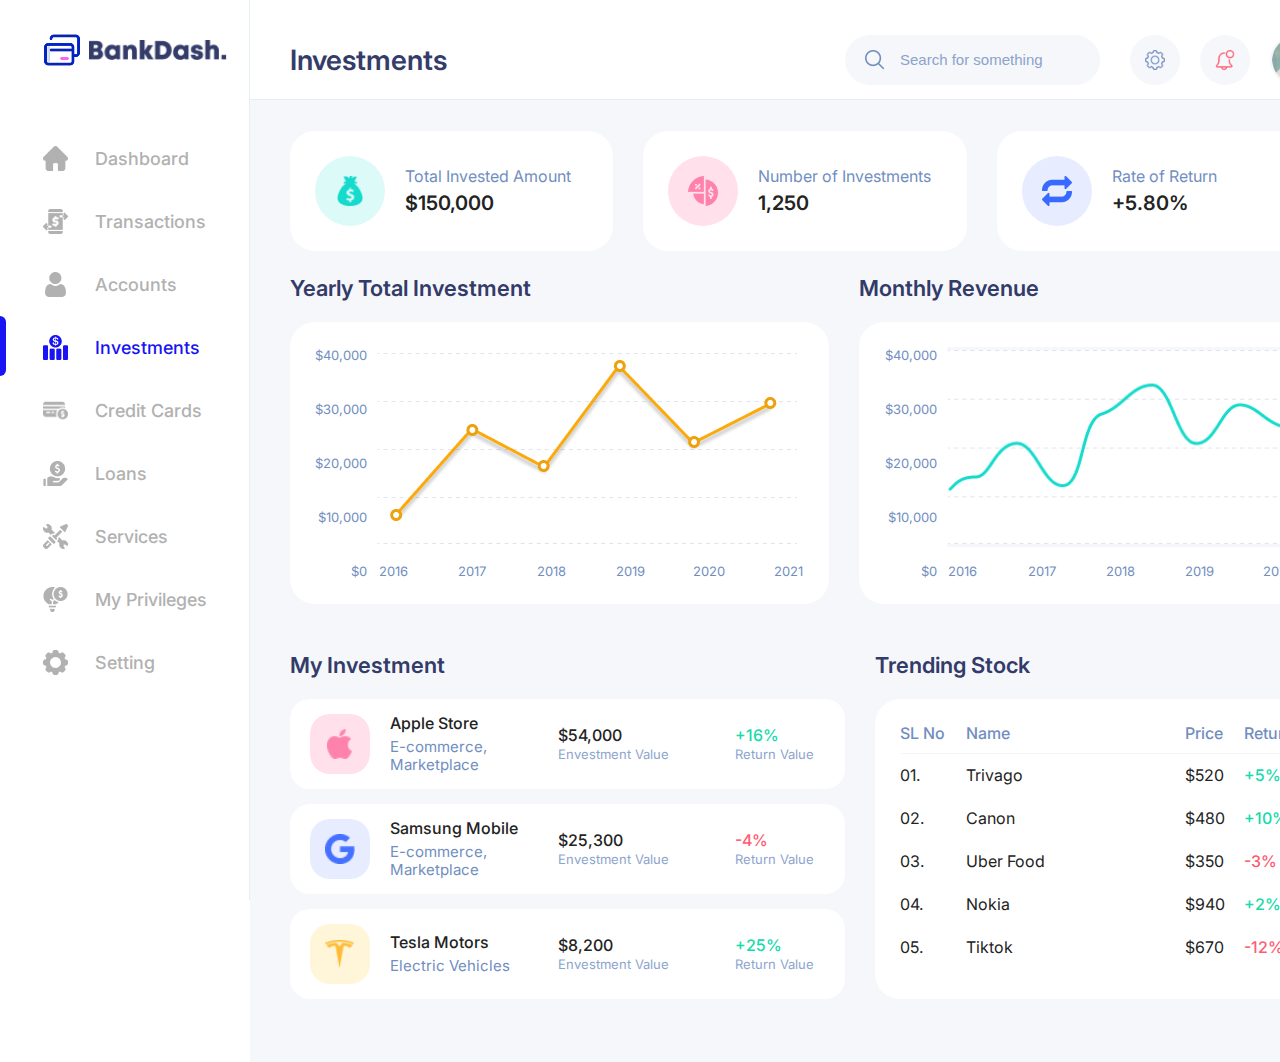
<file: index.html>
<!DOCTYPE html>
<html lang="en">
<head>
    <meta charset="UTF-8">
    <meta name="viewport" content="width=device-width, initial-scale=1.0">
    <title>BankDash - Investments</title>
    <link rel="stylesheet" href="style.css">
    <link href="https://fonts.googleapis.com/css2?family=Inter:wght@400;500;600&display=swap" rel="stylesheet">
    <link href="https://fonts.googleapis.com/css2?family=Montserrat:wght@900&display=swap" rel="stylesheet">
</head>
<body>
    <div class="container">
        
        <aside class="sidebar">
            <div class="logo">
                <img src="img/10.png" alt="BankDash" class="logo-img">
              
                <img src="img/2.png" alt="BankDash" class="logo-text-img">
            </div>
            
            <nav class="sidebar-menu">
                <a href="#" class="menu-item">
                    <img src="img/9.png" alt="Dashboard" class="menu-icon">
                    <span class="menu-text">Dashboard</span>
                </a>
                
                <a href="#" class="menu-item">
                    <img src="img/21.png" alt="Transactions" class="menu-icon">
                    <span class="menu-text">Transactions</span>
                </a>
                
                <a href="#" class="menu-item">
                    <img src="img/22.png" alt="Accounts" class="menu-icon">
                    <span class="menu-text">Accounts</span>
                </a>
                
                <a href="#" class="menu-item active">
                    <img src="img/5.png" alt="Investments" class="menu-icon">
                    <span class="menu-text">Investments</span>
                </a>
                
                <a href="#" class="menu-item">
                    <img src="img/3.png" alt="Credit Cards" class="menu-icon">
                    <span class="menu-text">Credit Cards</span>
                </a>
                
                <a href="#" class="menu-item">
                    <img src="img/11.png" alt="Loans" class="menu-icon">
                    <span class="menu-text">Loans</span>
                </a>
                
                <a href="#" class="menu-item">
                    <img src="img/16.png" alt="Services" class="menu-icon">
                    <span class="menu-text">Services</span>
                </a>
                
                <a href="#" class="menu-item">
                    <img src="img/4.png" alt="My Privileges" class="menu-icon">
                    <span class="menu-text">My Privileges</span>
                </a>
                
                <a href="#" class="menu-item">
                    <img src="img/19.png" alt="Setting" class="menu-icon">
                    <span class="menu-text">Setting</span>
                </a>
            </nav>
        </aside>
        
        
        <main class="main-content">
            
            <header class="header">
                <h1 class="page-title">Investments</h1>
                
                <div class="header-right">
                    <div class="search-container">
                        <img src="img/6.png" alt="Search" class="search-icon">
                        <input type="text" class="search-input" placeholder="Search for something">
                    </div>
                    
                    <div class="header-icons">
                        <div class="icon-circle">
                            <img src="img/17.png" alt="Settings" class="header-icon">
                        </div>
                        
                        <div class="icon-circle">
                            <img src="img/1.png" alt="Notifications" class="header-icon">
                        </div>
                        
                        <div class="user-avatar">
                            <img src="img/12.png" alt="User">
                        </div>
                    </div>
                </div>
            </header>
            
            
            <section class="stats-section">
                <div class="stat-card">
                    <div class="stat-icon-circle green-bg">
                        <img src="img/13.png" alt="Money Bag" class="stat-icon">
                    </div>
                    <div class="stat-info">
                        <h3 class="stat-title">Total Invested Amount</h3>
                        <p class="stat-value">$150,000</p>
                    </div>
                </div>
                
                <div class="stat-card">
                    <div class="stat-icon-circle pink-bg">
                        <img src="img/14.png" alt="Pie Chart" class="stat-icon">
                    </div>
                    <div class="stat-info">
                        <h3 class="stat-title">Number of Investments</h3>
                        <p class="stat-value">1,250</p>
                    </div>
                </div>
                
                <div class="stat-card">
                    <div class="stat-icon-circle blue-bg">
                        <img src="img/15.png" alt="Repeat" class="stat-icon">
                    </div>
                    <div class="stat-info">
                        <h3 class="stat-title">Rate of Return</h3>
                        <p class="stat-value">+5.80%</p>
                    </div>
                </div>
            </section>
            
            
            <section class="charts-section">
                <div class="chart-container">
                    <h2 class="chart-title">Yearly Total Investment</h2>
                    <div class="chart-box">
                        <div class="chart-y-axis">
                            <span>$40,000</span>
                            <span>$30,000</span>
                            <span>$20,000</span>
                            <span>$10,000</span>
                            <span>$0</span>
                        </div>
                        <div class="chart-main">
                            <div class="chart-image-container">
                                <img src="img/20.png" alt="Yearly Investment Chart" class="chart-image">
                            </div>
                            <div class="chart-x-axis">
                                <span>2016</span>
                                <span>2017</span>
                                <span>2018</span>
                                <span>2019</span>
                                <span>2020</span>
                                <span>2021</span>
                            </div>
                        </div>
                    </div>
                </div>
                
                <div class="chart-container">
                    <h2 class="chart-title">Monthly Revenue</h2>
                    <div class="chart-box">
                        <div class="chart-y-axis">
                            <span>$40,000</span>
                            <span>$30,000</span>
                            <span>$20,000</span>
                            <span>$10,000</span>
                            <span>$0</span>
                        </div>
                        <div class="chart-main">
                            <div class="chart-image-container">
                                <img src="img/23.png" alt="Monthly Revenue Chart" class="chart-image">
                            </div>
                            <div class="chart-x-axis">
                                <span>2016</span>
                                <span>2017</span>
                                <span>2018</span>
                                <span>2019</span>
                                <span>2020</span>
                                <span>2021</span>
                            </div>
                        </div>
                    </div>
                </div>
            </section>
            
            
            <section class="investments-section">
                <div class="my-investments">
                    <h2 class="section-title">My Investment</h2>
                    
                    <div class="investment-card">
                        <div class="investment-icon pink-bg">
                            <img src="img/24.png" alt="Apple" class="investment-icon-img">
                        </div>
                        <div class="investment-info">
                            <h3 class="investment-name">Apple Store</h3>
                            <p class="investment-category">E-commerce, Marketplace</p>
                        </div>
                        <div class="investment-value">
                            <p class="value-amount">$54,000</p>
                            <p class="value-label">Envestment Value</p>
                        </div>
                        <div class="investment-return">
                            <p class="return-value positive">+16%</p>
                            <p class="return-label">Return Value</p>
                        </div>
                    </div>
                    
                    <div class="investment-card">
                        <div class="investment-icon blue-bg">
                            <img src="img/7.png" alt="Samsung" class="investment-icon-img">
                        </div>
                        <div class="investment-info">
                            <h3 class="investment-name">Samsung Mobile</h3>
                            <p class="investment-category">E-commerce, Marketplace</p>
                        </div>
                        <div class="investment-value">
                            <p class="value-amount">$25,300</p>
                            <p class="value-label">Envestment Value</p>
                        </div>
                        <div class="investment-return">
                            <p class="return-value negative">-4%</p>
                            <p class="return-label">Return Value</p>
                        </div>
                    </div>
                    
                    <div class="investment-card">
                        <div class="investment-icon yellow-bg">
                            <img src="img/8.png" alt="Tesla" class="investment-icon-img">
                        </div>
                        <div class="investment-info">
                            <h3 class="investment-name">Tesla Motors</h3>
                            <p class="investment-category">Electric Vehicles</p>
                        </div>
                        <div class="investment-value">
                            <p class="value-amount">$8,200</p>
                            <p class="value-label">Envestment Value</p>
                        </div>
                        <div class="investment-return">
                            <p class="return-value positive">+25%</p>
                            <p class="return-label">Return Value</p>
                        </div>
                    </div>
                </div>
                
                <div class="trending-stocks">
                    <h2 class="section-title">Trending Stock</h2>
                    
                    <div class="stocks-table">
                        <div class="table-header">
                            <div class="header-cell">SL No</div>
                            <div class="header-cell">Name</div>
                            <div class="header-cell">Price</div>
                            <div class="header-cell">Return</div>
                        </div>
                        
                        <div class="table-row">
                            <div class="table-cell">01.</div>
                            <div class="table-cell">Trivago</div>
                            <div class="table-cell">$520</div>
                            <div class="table-cell return-positive">+5%</div>
                        </div>
                        
                        <div class="table-row">
                            <div class="table-cell">02.</div>
                            <div class="table-cell">Canon</div>
                            <div class="table-cell">$480</div>
                            <div class="table-cell return-positive">+10%</div>
                        </div>
                        
                        <div class="table-row">
                            <div class="table-cell">03.</div>
                            <div class="table-cell">Uber Food</div>
                            <div class="table-cell">$350</div>
                            <div class="table-cell return-negative">-3%</div>
                        </div>
                        
                        <div class="table-row">
                            <div class="table-cell">04.</div>
                            <div class="table-cell">Nokia</div>
                            <div class="table-cell">$940</div>
                            <div class="table-cell return-positive">+2%</div>
                        </div>
                        
                        <div class="table-row">
                            <div class="table-cell">05.</div>
                            <div class="table-cell">Tiktok</div>
                            <div class="table-cell">$670</div>
                            <div class="table-cell return-negative">-12%</div>
                        </div>
                    </div>
                </div>
            </section>
        </main>
    </div>
</body>
</html>
</file>
<file: style.css>
* {
    margin: 0;
    padding: 0;
    box-sizing: border-box;
}

body {
    font-family: 'Inter', sans-serif;
    background: #FFFFFF;
    min-height: 100vh;
}

.container {
    display: flex;
    min-height: 100vh;
    position: relative;
    max-width: 1440px;
    margin: 0 auto;
}

.sidebar {
    width: 250px;
    background: #FFFFFF;
    position: fixed;
    top: 0;
    left: 0;
    bottom: 0;
    z-index: 1000;
    border-right: 1px solid #E6EFF5;
}

.logo {
    padding: 32px 44px;
    display: flex;
    align-items: center;
    gap: 9px;
}

.logo-img {
    width: 36px;
    height: 36px;
    object-fit: contain;
}

.logo-text-img {
    width: 138px;
    height: 32px;
    object-fit: contain;
}

.sidebar-menu {
    padding: 0;
    margin-top: 27px;
}

.menu-item {
    display: flex;
    align-items: center;
    padding: 19px 0 19px 43px;
    text-decoration: none;
    position: relative;
    transition: background-color 0.3s;
}

.menu-item.active {
    background: #FFFFFF;
}

.menu-item.active::before {
    content: '';
    position: absolute;
    left: 0;
    top: 0;
    width: 6px;
    height: 60px;
    background: #1814F3;
    border-radius: 0 10px 10px 0;
}

.menu-icon {
    width: 25px;
    height: 25px;
    object-fit: contain;
    margin-right: 27px;
}

.menu-text {
    font-weight: 500;
    font-size: 18px;
    line-height: 22px;
    color: #B1B1B1;
}

.menu-item.active .menu-text {
    color: #1814F3;
}

.main-content {
    flex: 1;
    margin-left: 250px;
    min-height: 100vh;
    background: #F5F7FA;
}


.header {
    background: #FFFFFF;
    height: 100px;
    padding: 20px 40px 0;
    display: flex;
    justify-content: space-between;
    align-items: center;
    border-bottom: 1px solid #E6EFF5;
}

.page-title {
    font-weight: 600;
    font-size: 28px;
    line-height: 34px;
    color: #343C6A;
}

.header-right {
    display: flex;
    align-items: center;
    gap: 30px;
}

.search-container {
    width: 255px;
    height: 50px;
    background: #F5F7FA;
    border-radius: 40px;
    display: flex;
    align-items: center;
    padding: 0 20px;
    gap: 15px;
}

.search-icon {
    width: 20px;
    height: 20px;
    object-fit: contain;
}

.search-input {
    border: none;
    background: transparent;
    font-weight: 400;
    font-size: 15px;
    line-height: 18px;
    color: #8BA3CB;
    width: 100%;
    outline: none;
}

.search-input::placeholder {
    color: #8BA3CB;
}

.header-icons {
    display: flex;
    align-items: center;
    gap: 20px;
}

.icon-circle {
    width: 50px;
    height: 50px;
    background: #F5F7FA;
    border-radius: 50%;
    display: flex;
    align-items: center;
    justify-content: center;
}

.header-icon {
    width: 20px;
    height: 20px;
    object-fit: contain;
}

.user-avatar {
    width: 50px;
    height: 50px;
    border-radius: 50%;
    overflow: hidden;
    border: 2px solid #F5F7FA;
}

.user-avatar img {
    width: 100%;
    height: 100%;
    object-fit: cover;
}

.stats-section {
    padding: 31px 40px 0;
    display: grid;
    grid-template-columns: repeat(3, 1fr);
    gap: 30px;
    max-width: 1110px;
}

.stat-card {
    background: #FFFFFF;
    border-radius: 25px;
    padding: 25px;
    display: flex;
    align-items: center;
    gap: 20px;
    height: 120px;
}

.stat-icon-circle {
    width: 70px;
    height: 70px;
    border-radius: 50%;
    display: flex;
    align-items: center;
    justify-content: center;
    flex-shrink: 0;
}

.green-bg {
    background: #DCFAF8;
}

.pink-bg {
    background: #FFE0EB;
}

.blue-bg {
    background: #E7EDFF;
}

.stat-icon {
    width: 30px;
    height: 30px;
    object-fit: contain;
}

.stat-info {
    flex: 1;
}

.stat-title {
    font-weight: 400;
    font-size: 16px;
    line-height: 19px;
    color: #718EBF;
    margin-bottom: 5px;
}

.stat-value {
    font-weight: 600;
    font-size: 20px;
    line-height: 24px;
    color: #232323;
}

.charts-section {
    padding: 24px 40px 0;
    display: grid;
    grid-template-columns: repeat(2, 1fr);
    gap: 30px;
    max-width: 1110px;
}

.chart-container {
    margin-bottom: 24px;
}

.chart-title {
    font-weight: 600;
    font-size: 22px;
    line-height: 27px;
    color: #333B69;
    margin-bottom: 20px;
}

.chart-box {
    background: #FFFFFF;
    border-radius: 25px;
    padding: 25px;
    height: 282px;
    display: flex;
    gap: 10px;
}

.chart-y-axis {
    display: flex;
    flex-direction: column;
    justify-content: space-between;
    align-items: flex-end;
    min-width: 52.47px;
}

.chart-y-axis span {
    font-weight: 400;
    font-size: 13px;
    line-height: 16px;
    text-align: right;
    color: #718EBF;
    height: 16px;
}

.chart-main {
    flex: 1;
    position: relative;
    overflow: hidden;
}

.chart-image-container {
    width: 427px;
    height: 200px;
    background: #F5F7FA;
    border-radius: 0;
    overflow: hidden;
    position: relative;
}

.chart-image {
    width: 427px;
    height: 200px;
    object-fit: contain;
    background-color: #F5F7FA;
    display: block;
}

.chart-x-axis {
    position: absolute;
    bottom: 0;
    left: 0;
    right: 0;
    display: flex;
    justify-content: space-between;
    padding-top: 5px;
}

.chart-x-axis span {
    font-weight: 400;
    font-size: 13px;
    line-height: 16px;
    text-align: center;
    color: #718EBF;
    min-width: 32px;
}

.investments-section {
    padding: 24px 40px;
    display: grid;
    grid-template-columns: 1fr 445px;
    gap: 30px;
    max-width: 1110px;
}

.my-investments {
    margin-bottom: 24px;
}

.section-title {
    font-weight: 600;
    font-size: 22px;
    line-height: 27px;
    color: #333B69;
    margin-bottom: 20px;
}

.investment-card {
    background: #FFFFFF;
    border-radius: 20px;
    padding: 15px 20px;
    display: flex;
    align-items: center;
    gap: 20px;
    margin-bottom: 15px;
    height: auto;
    min-height: 90px;
    flex-wrap: nowrap;
}

.investment-icon {
    width: 60px;
    height: 60px;
    border-radius: 20px;
    display: flex;
    align-items: center;
    justify-content: center;
    flex-shrink: 0;
}

.pink-bg {
    background: #FFE0EB;
}

.blue-bg {
    background: #E7EDFF;
}

.yellow-bg {
    background: #FFF5D9;
}

.investment-icon-img {
    width: 30px;
    height: 30px;
    object-fit: contain;
}

.investment-info {
    flex: 1;
    min-width: 0;
}

.investment-name {
    font-weight: 500;
    font-size: 16px;
    line-height: 19px;
    color: #232323;
    margin-bottom: 5px;
}

.investment-category {
    font-weight: 400;
    font-size: 15px;
    line-height: 18px;
    color: #718EBF;
}

.investment-value {
    min-width: 127px;
    text-align: left;
    margin-right: 30px;
}

.value-amount {
    font-weight: 500;
    font-size: 16px;
    line-height: 19px;
    color: #232323;
    margin-bottom: 2px;
}

.value-label {
    font-weight: 400;
    font-size: 13px;
    line-height: 15px;
    color: #718EBF;
    opacity: 0.8;
}

.investment-return {
    min-width: 90px;
    text-align: left;
}

.return-value {
    font-weight: 500;
    font-size: 16px;
    line-height: 19px;
    margin-bottom: 2px;
}

.return-value.positive {
    color: #16DBAA;
}

.return-value.negative {
    color: #FE5C73;
}

.return-label {
    font-weight: 400;
    font-size: 13px;
    line-height: 15px;
    color: #718EBF;
    opacity: 0.8;
}

.trending-stocks {
    margin-bottom: 24px;
}

.stocks-table {
    background: #FFFFFF;
    border-radius: 25px;
    padding: 25px;
    height: 300px;
}

.table-header {
    display: grid;
    grid-template-columns: 46px 1fr 39px 51px;
    gap: 20px;
    padding-bottom: 10px;
    border-bottom: 1px solid #F4F5F7;
    margin-bottom: 0px;
}

.header-cell {
    font-weight: 500;
    font-size: 16px;
    line-height: 19px;
    color: #718EBF;
    text-align: left;
}

.header-cell:nth-child(3),
.header-cell:nth-child(4) {
    text-align: left;
}

.table-row {
    display: grid;
    grid-template-columns: 46px 1fr 39px 51px;
    gap: 20px;
    padding: 12px 0;
}

.table-row:not(:last-child) {
    border-bottom: none; 
}

.table-cell {
    font-weight: 400;
    font-size: 16px;
    line-height: 19px;
    color: #232323;
    text-align: left;
}

.table-cell:nth-child(3),
.table-cell:nth-child(4) {
    text-align: left;
}

.return-positive {
    color: #16DBAA;
    font-weight: 500;
}

.return-negative {
    color: #FE5C73;
    font-weight: 500;
}

.stocks-table .table-row {
    border-bottom: none;
}


@media (min-width: 1920px) {
    .container {
        max-width: 1920px;
        margin: 0 auto;
    }
    
    .sidebar {
        width: 250px;
    }
    
    .main-content {
        margin-left: 250px;
        max-width: calc(1920px - 250px);
    }
    
    /* Хедер для 1920px */
    .header {
        height: 100px;
        padding: 20px 53.33px 0;
    }
    
    .page-title {
        font-size: 28px;
        line-height: 34px;
    }
    
    .search-container {
        width: 340px;
        height: 66.66px;
        border-radius: 53.33px;
        padding: 0 26.66px;
        gap: 20px;
    }
    
    .search-icon {
        width: 20px;
        height: 20px;
    }
    
    .search-input {
        font-size: 15px;
        line-height: 18px;
    }
    
    .header-icons {
        gap: 26.66px;
    }
    
    .icon-circle {
        width: 66.66px;
        height: 66.66px;
    }
    
    .header-icon {
        width: 20px;
        height: 20px;
    }
    
    .user-avatar {
        width: 66.66px;
        height: 66.66px;
        border: 2.66px solid #F5F7FA;
    }
    
    .stats-section,
    .charts-section,
    .investments-section {
        max-width: calc(1920px - 250px - 80px);
        margin: 0 auto;
    }
    
    .stats-section {
        grid-template-columns: repeat(3, 1fr);
        gap: 40px;
        padding: 40px 40px 0;
    }
    
    .stat-card {
        height: 160px;
        padding: 34px;
    }
    
    .stat-icon-circle {
        width: 94px;
        height: 94px;
    }
    
    .stat-icon {
        width: 40px;
        height: 40px;
    }
    
    .stat-title {
        font-size: 21px;
    }
    
    .stat-value {
        font-size: 27px;
    }
    
    .charts-section {
        grid-template-columns: repeat(2, 1fr);
        gap: 40px;
        padding: 32px 40px 0;
    }
    
    .chart-container {
        margin-bottom: 32px;
    }
    
    .chart-title {
        font-size: 29px;
        line-height: 36px;
        margin-bottom: 27px;
    }
    
    .chart-box {
        width: 720px;
        height: 376px;
        padding: 34px;
        border-radius: 33px;
        gap: 13px;
    }
    
    .chart-y-axis {
        min-width: 70px;
    }
    
    .chart-y-axis span {
        font-size: 17px;
        line-height: 21px;
        height: 21px;
    }
    
    .chart-container:first-child .chart-image-container {
        width: 569px;
        height: 267px;
    }
    
    .chart-container:first-child .chart-image {
        width: 569px;
        height: 267px;
    }
    
    .chart-container:nth-child(2) .chart-image-container {
        width: 560px;
        height: 255px;
    }
    
    .chart-container:nth-child(2) .chart-image {
        width: 560px;
        height: 255px;
    }
    
    .chart-x-axis {
        padding-top: 7px;
    }
    
    .chart-x-axis span {
        font-size: 17px;
        line-height: 21px;
        min-width: 43px;
    }
    
    .investments-section {
        grid-template-columns: 1fr 593px;
        gap: 40px;
        padding: 32px 40px;
        max-width: calc(1920px - 250px - 80px);
    }
    
    .my-investments {
        margin-bottom: 32px;
    }
    
    .section-title {
        font-size: 29px;
        line-height: 36px;
        margin-bottom: 27px;
    }
    
    .investment-card {
        height: auto;
        min-height: 120px;
        padding: 20px 27px;
        gap: 27px;
        margin-bottom: 20px;
        border-radius: 27px;
    }
    
    .investment-icon {
        width: 80px;
        height: 80px;
        border-radius: 27px;
    }
    
    .investment-icon-img {
        width: 40px;
        height: 40px;
    }
    
    .investment-name {
        font-size: 21px;
        line-height: 25px;
    }
    
    .investment-category {
        font-size: 20px;
        line-height: 24px;
    }
    
    .investment-value {
        min-width: 169px;
        margin-right: 40px;
    }
    
    .value-amount {
        font-size: 21px;
        line-height: 25px;
    }
    
    .value-label {
        font-size: 16px;
        line-height: 20px;
    }
    
    .investment-return {
        min-width: 120px;
    }
    
    .return-value {
        font-size: 21px;
        line-height: 25px;
    }
    
    .return-label {
        font-size: 16px;
        line-height: 20px;
    }
    
    .trending-stocks {
        margin-bottom: 32px;
    }
    
    .stocks-table {
        height: 400px;
        padding: 34px;
        border-radius: 33px;
    }
    
    .table-header {
        grid-template-columns: 61px 1fr 52px 68px;
        gap: 27px;
        padding-bottom: 13px;
        margin-bottom: 0px;
    }
    
    .header-cell {
        font-size: 21px;
        line-height: 25px;
    }
    
    .table-row {
        grid-template-columns: 61px 1fr 52px 68px;
        gap: 27px;
        padding: 16px 0;
        border-bottom: none; 
    }
    
    .table-cell {
        font-size: 21px;
        line-height: 25px;
    }
}
</file>
